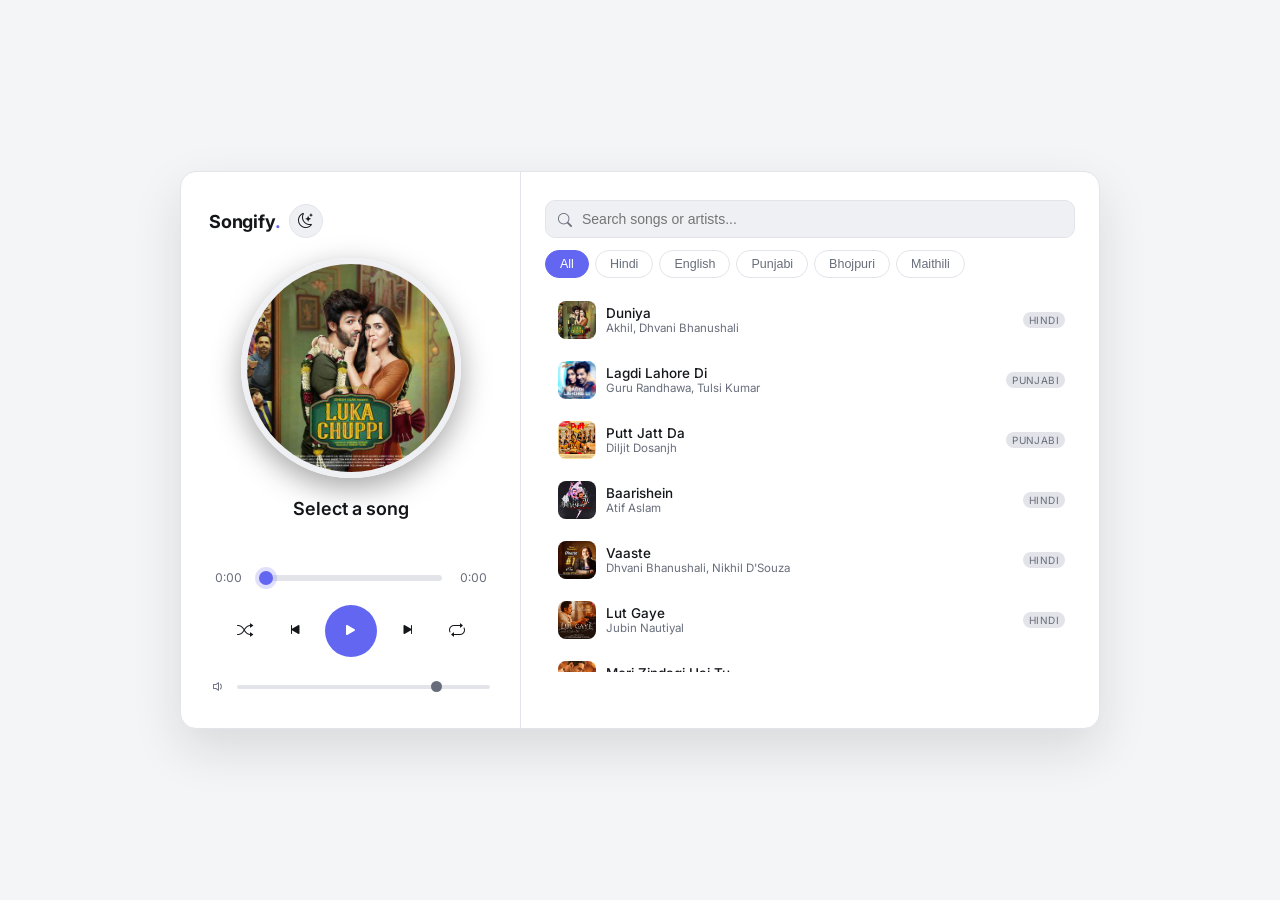
<file: index.html>
<!DOCTYPE html>
<html lang="en">
  <head>
    <meta charset="UTF-8" />
    <meta name="viewport" content="width=device-width, initial-scale=1.0" />
    <title>Songify — Your Music, Simply</title>
    <meta name="description" content="A clean, minimalistic music player with a multi-language song library." />
    <link rel="preconnect" href="https://fonts.googleapis.com" />
    <link rel="preconnect" href="https://fonts.gstatic.com" crossorigin />
    <link href="https://fonts.googleapis.com/css2?family=Inter:wght@400;500;600;700&display=swap" rel="stylesheet" />
    <link rel="stylesheet" href="https://cdn.jsdelivr.net/npm/bootstrap-icons@1.11.3/font/bootstrap-icons.min.css" />
    <link rel="stylesheet" href="styles.css" />
  </head>
  <body>
    <main class="app">
      <audio id="audio-player" preload="metadata"></audio>

      <section class="player" aria-label="Now playing">
        <div class="brand">
          <span>Songify<span class="dot">.</span></span>
          <button id="theme-toggle" class="theme-toggle" type="button" aria-label="Toggle theme"><i class="bi bi-sun" id="theme-icon"></i></button>
        </div>

        <div class="art-wrap" id="art-wrap">
          <img id="song-image" src="media/10.jpg" alt="Album art" />
        </div>

        <div class="song-meta">
          <h1 id="song-title">Select a song</h1>
          <p id="song-artist">&nbsp;</p>
        </div>

        <div class="progress-container">
          <span class="time" id="time-current">0:00</span>
          <input
            type="range"
            class="song-progress"
            id="progress-bar"
            min="0"
            max="100"
            step="0.1"
            value="0"
            aria-label="Seek"
          />
          <span class="time" id="time-duration">0:00</span>
        </div>

        <div class="controls">
          <button id="shuffle-btn" class="icon-btn" type="button" aria-label="Shuffle" title="Shuffle"><i class="bi bi-shuffle"></i></button>
          <button id="prev-btn" class="icon-btn" type="button" aria-label="Previous" title="Previous"><i class="bi bi-skip-start-fill"></i></button>
          <button id="play-btn" class="icon-btn" type="button" aria-label="Play" title="Play / Pause"><i class="bi bi-play-fill" id="play-icon"></i></button>
          <button id="next-btn" class="icon-btn" type="button" aria-label="Next" title="Next"><i class="bi bi-skip-end-fill"></i></button>
          <button id="loop-btn" class="icon-btn" type="button" aria-label="Loop" title="Loop"><i class="bi bi-repeat"></i></button>
        </div>

        <div class="volume-row">
          <i class="bi bi-volume-down" aria-hidden="true"></i>
          <input type="range" id="volume-slider" min="0" max="1" step="0.01" value="0.8" aria-label="Volume" />
        </div>
      </section>

      <section class="library" aria-label="Song library">
        <div class="library-header">
          <div class="search-box">
            <i class="bi bi-search"></i>
            <input type="text" id="search-input" placeholder="Search songs or artists..." aria-label="Search songs" />
          </div>
          <div class="filters" id="filters" role="tablist" aria-label="Filter by language"></div>
        </div>
        <ul class="playlist" id="playlist" aria-label="Playlist"></ul>
      </section>
    </main>

    <script src="songs.js"></script>
    <script src="script.js"></script>
  </body>
</html>
</file>
<file: styles.css>
:root {
  --bg: #0f1115;
  --surface: #171a21;
  --surface-2: #1f232c;
  --border: #2a2f3a;
  --text: #f2f3f5;
  --text-muted: #9aa0ab;
  --accent: #6366f1;
  --accent-2: #22c55e;
  --shadow: 0 20px 50px rgba(0, 0, 0, 0.45);
  --radius: 16px;
}

:root[data-theme="light"] {
  --bg: #f4f5f7;
  --surface: #ffffff;
  --surface-2: #eef0f4;
  --border: #e2e4ea;
  --text: #14161a;
  --text-muted: #676d7a;
  --shadow: 0 20px 50px rgba(20, 22, 26, 0.12);
}

* {
  box-sizing: border-box;
}

body {
  margin: 0;
  min-height: 100vh;
  display: flex;
  justify-content: center;
  align-items: center;
  padding: 24px;
  background: var(--bg);
  color: var(--text);
  font-family: "Inter", system-ui, -apple-system, Segoe UI, Roboto, sans-serif;
  transition: background 0.3s ease, color 0.3s ease;
}

.app {
  width: 100%;
  max-width: 920px;
  display: grid;
  grid-template-columns: 340px 1fr;
  background: var(--surface);
  border: 1px solid var(--border);
  border-radius: var(--radius);
  box-shadow: var(--shadow);
  overflow: hidden;
}

/* ---------- Player panel ---------- */
.player {
  padding: 32px 28px;
  display: flex;
  flex-direction: column;
  align-items: center;
  gap: 20px;
  border-right: 1px solid var(--border);
}

.brand {
  align-self: flex-start;
  display: flex;
  align-items: center;
  gap: 8px;
  font-weight: 700;
  font-size: 18px;
  letter-spacing: -0.01em;
}

.brand .dot {
  color: var(--accent);
}

.theme-toggle {
  margin-left: auto;
  background: var(--surface-2);
  border: 1px solid var(--border);
  color: var(--text);
  width: 34px;
  height: 34px;
  border-radius: 50%;
  cursor: pointer;
  display: flex;
  align-items: center;
  justify-content: center;
  font-size: 15px;
  transition: transform 0.2s ease, background 0.2s ease;
}

.theme-toggle:hover {
  background: var(--border);
}

.theme-toggle:active {
  transform: scale(0.9);
}

.art-wrap {
  position: relative;
  width: 220px;
  height: 220px;
}

#song-image {
  width: 220px;
  height: 220px;
  border-radius: 50%;
  object-fit: cover;
  box-shadow: 0 10px 30px rgba(0, 0, 0, 0.35);
  border: 6px solid var(--surface-2);
  transition: box-shadow 0.4s ease;
}

.art-wrap.playing #song-image {
  animation: spin 12s linear infinite;
  box-shadow: 0 10px 30px rgba(0, 0, 0, 0.35), 0 0 0 8px rgba(99, 102, 241, 0.12);
}

@keyframes spin {
  from { transform: rotate(0deg); }
  to { transform: rotate(360deg); }
}

.song-meta {
  text-align: center;
  min-height: 52px;
}

#song-title {
  margin: 0;
  font-size: 18px;
  font-weight: 600;
}

#song-artist {
  margin: 4px 0 0;
  font-size: 13px;
  color: var(--text-muted);
}

.progress-container {
  width: 100%;
  display: flex;
  align-items: center;
  gap: 10px;
}

.time {
  font-size: 12px;
  color: var(--text-muted);
  min-width: 38px;
  text-align: center;
  font-variant-numeric: tabular-nums;
}

.song-progress {
  flex: 1;
  height: 6px;
  border-radius: 999px;
  appearance: none;
  background: var(--border);
  outline: none;
  cursor: pointer;
}

.song-progress::-webkit-slider-thumb {
  appearance: none;
  width: 14px;
  height: 14px;
  border-radius: 50%;
  background: var(--accent);
  cursor: pointer;
  box-shadow: 0 0 0 4px rgba(99, 102, 241, 0.2);
}

.song-progress::-moz-range-thumb {
  width: 14px;
  height: 14px;
  border: none;
  border-radius: 50%;
  background: var(--accent);
  cursor: pointer;
}

.controls {
  display: flex;
  align-items: center;
  justify-content: center;
  gap: 10px;
}

.icon-btn {
  background: transparent;
  border: none;
  color: var(--text);
  width: 40px;
  height: 40px;
  border-radius: 50%;
  cursor: pointer;
  display: flex;
  align-items: center;
  justify-content: center;
  font-size: 16px;
  transition: background 0.2s ease, transform 0.15s ease, color 0.2s ease;
}

.icon-btn:hover {
  background: var(--surface-2);
}

.icon-btn:active {
  transform: scale(0.9);
}

.icon-btn.active {
  color: var(--accent);
}

#play-btn {
  width: 52px;
  height: 52px;
  background: var(--accent);
  color: #fff;
  font-size: 18px;
}

#play-btn:hover {
  background: #5457e0;
}

.volume-row {
  width: 100%;
  display: flex;
  align-items: center;
  gap: 10px;
  color: var(--text-muted);
  font-size: 15px;
}

.volume-row i {
  font-size: 15px;
  width: 16px;
  text-align: center;
}

.volume-row input[type="range"] {
  flex: 1;
  height: 4px;
  border-radius: 999px;
  appearance: none;
  background: var(--border);
  outline: none;
  cursor: pointer;
}

.volume-row input[type="range"]::-webkit-slider-thumb {
  appearance: none;
  width: 11px;
  height: 11px;
  border-radius: 50%;
  background: var(--text-muted);
  cursor: pointer;
}

/* ---------- Library panel ---------- */
.library {
  padding: 28px 24px;
  display: flex;
  flex-direction: column;
  min-height: 0;
}

.library-header {
  display: flex;
  flex-direction: column;
  gap: 12px;
  margin-bottom: 14px;
}

.search-box {
  position: relative;
}

.search-box input {
  width: 100%;
  padding: 10px 14px 10px 36px;
  border-radius: 10px;
  border: 1px solid var(--border);
  background: var(--surface-2);
  color: var(--text);
  font-size: 14px;
  outline: none;
  transition: border-color 0.2s ease;
}

.search-box input:focus {
  border-color: var(--accent);
}

.search-box i {
  position: absolute;
  left: 13px;
  top: 50%;
  transform: translateY(-50%);
  font-size: 14px;
  color: var(--text-muted);
  pointer-events: none;
}

.filters {
  display: flex;
  gap: 6px;
  flex-wrap: wrap;
}

.filter-chip {
  padding: 6px 14px;
  border-radius: 999px;
  border: 1px solid var(--border);
  background: transparent;
  color: var(--text-muted);
  font-size: 12.5px;
  font-weight: 500;
  cursor: pointer;
  transition: all 0.2s ease;
}

.filter-chip:hover {
  border-color: var(--accent);
  color: var(--text);
}

.filter-chip.active {
  background: var(--accent);
  border-color: var(--accent);
  color: #fff;
}

.playlist {
  list-style: none;
  padding: 0;
  margin: 0;
  overflow-y: auto;
  flex: 1;
  max-height: 380px;
  display: flex;
  flex-direction: column;
  gap: 4px;
}

.playlist::-webkit-scrollbar {
  width: 6px;
}

.playlist::-webkit-scrollbar-thumb {
  background: var(--border);
  border-radius: 999px;
}

.playlist li {
  cursor: pointer;
  padding: 9px 10px;
  border-radius: 10px;
  display: flex;
  align-items: center;
  gap: 10px;
  border-left: 3px solid transparent;
  transition: background 0.15s ease, border-color 0.15s ease, transform 0.15s ease;
}

.playlist li:hover {
  background: var(--surface-2);
  transform: translateX(2px);
}

.playlist li.active {
  background: var(--surface-2);
  border-left-color: var(--accent);
}

.playlist li img {
  width: 38px;
  height: 38px;
  border-radius: 8px;
  object-fit: cover;
  flex-shrink: 0;
}

.track-info {
  display: flex;
  flex-direction: column;
  min-width: 0;
  flex: 1;
}

.track-title {
  font-size: 13.5px;
  font-weight: 500;
  white-space: nowrap;
  overflow: hidden;
  text-overflow: ellipsis;
}

.playlist li.active .track-title {
  color: var(--accent);
}

.track-artist {
  font-size: 11.5px;
  color: var(--text-muted);
  white-space: nowrap;
  overflow: hidden;
  text-overflow: ellipsis;
}

.track-cc {
  display: flex;
  align-items: center;
  color: var(--accent-2);
  font-size: 13px;
  flex-shrink: 0;
}

.track-lang {
  font-size: 10px;
  text-transform: uppercase;
  letter-spacing: 0.04em;
  color: var(--text-muted);
  background: var(--border);
  padding: 2px 6px;
  border-radius: 999px;
  flex-shrink: 0;
}

.track-eq {
  width: 14px;
  height: 14px;
  flex-shrink: 0;
  display: none;
}

.playlist li.active .track-eq {
  display: block;
}

.track-eq span {
  display: inline-block;
  width: 2px;
  height: 100%;
  margin-right: 1px;
  background: var(--accent);
  animation: eq 0.9s ease-in-out infinite;
}

.track-eq span:nth-child(2) { animation-delay: 0.15s; }
.track-eq span:nth-child(3) { animation-delay: 0.3s; }

@keyframes eq {
  0%, 100% { height: 30%; }
  50% { height: 100%; }
}

.empty-state {
  text-align: center;
  color: var(--text-muted);
  font-size: 13px;
  padding: 24px 8px;
}

/* ---------- Responsive ---------- */
@media (max-width: 720px) {
  .app {
    grid-template-columns: 1fr;
  }
  .player {
    border-right: none;
    border-bottom: 1px solid var(--border);
  }
  .playlist {
    max-height: 320px;
  }
}
</file>
